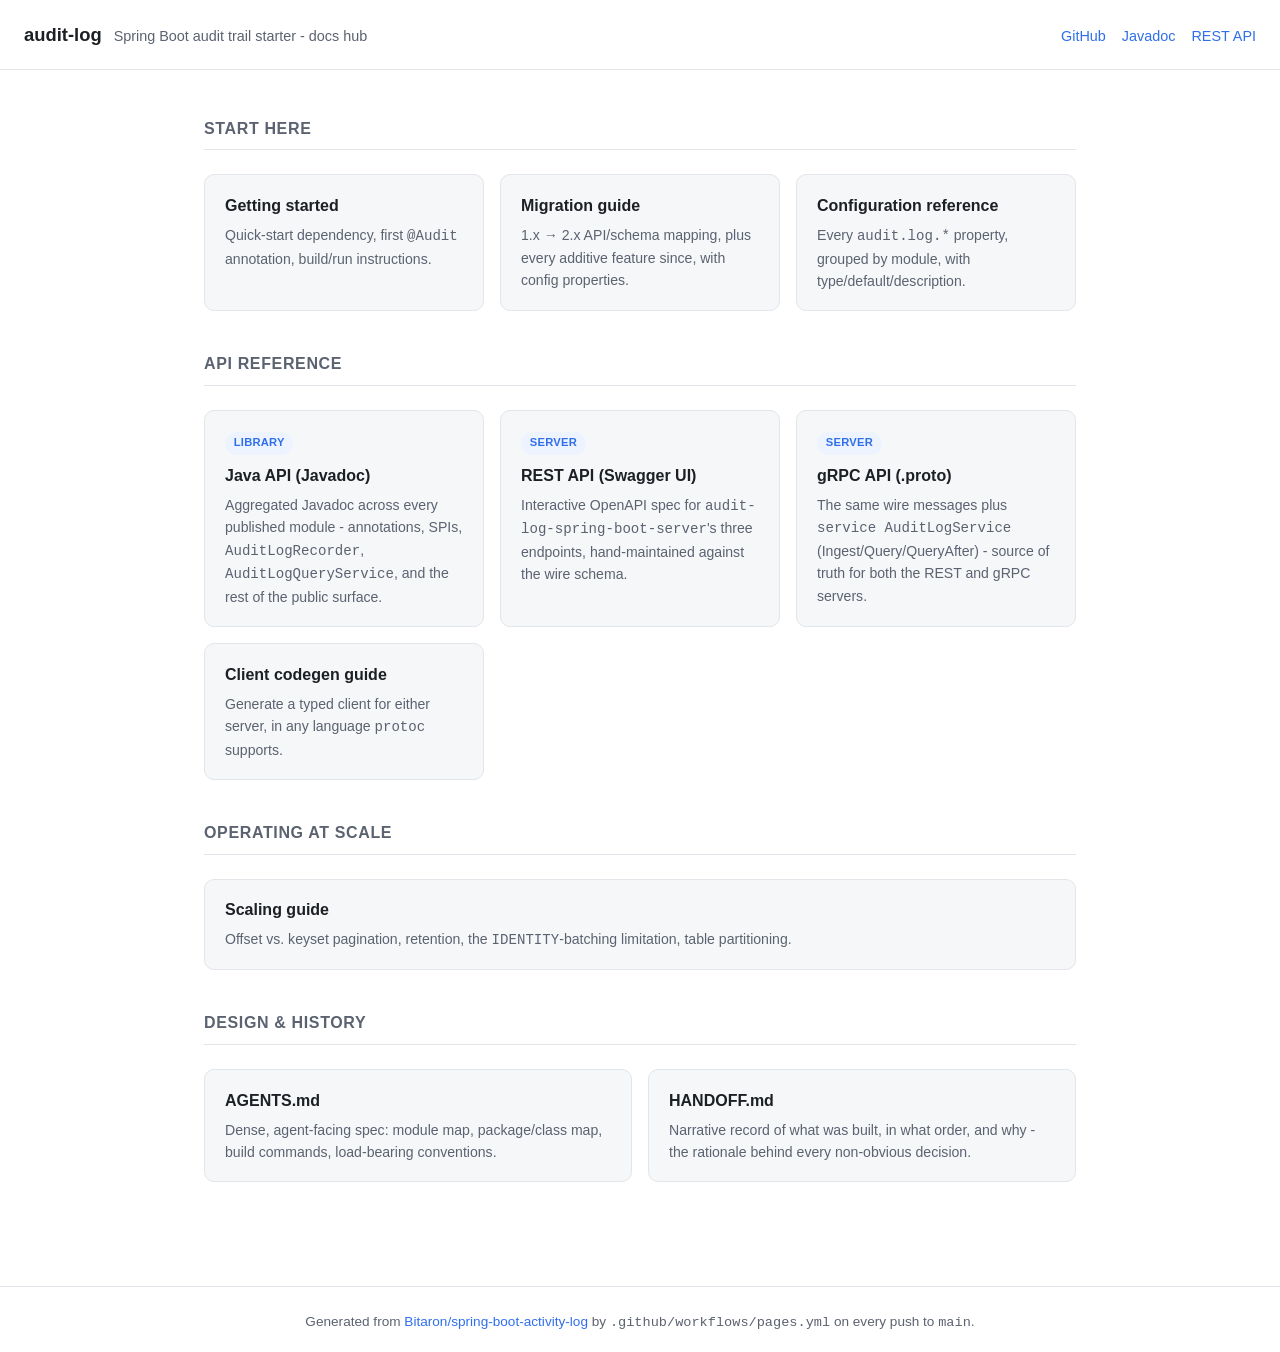
<file: .github/pages-site/index.html>
<!DOCTYPE html>
<html lang="en">
<head>
<meta charset="UTF-8">
<meta name="viewport" content="width=device-width, initial-scale=1">
<title>audit-log</title>
<link rel="stylesheet" href="style.css">
</head>
<body>
<header class="site-header">
    <span class="title">audit-log</span>
    <span class="subtitle">Spring Boot audit trail starter - docs hub</span>
    <nav>
        <a href="https://github.com/Bitaron/spring-boot-activity-log">GitHub</a>
        <a href="apidocs/index.html">Javadoc</a>
        <a href="swagger/index.html">REST API</a>
    </nav>
</header>
<main>
    <section class="section">
        <h2>Start here</h2>
        <div class="grid">
            <a class="card" href="docs.html?file=README.md">
                <div class="card-title">Getting started</div>
                <div class="card-desc">Quick-start dependency, first <code>@Audit</code> annotation, build/run instructions.</div>
            </a>
            <a class="card" href="docs.html?file=MIGRATION.md">
                <div class="card-title">Migration guide</div>
                <div class="card-desc">1.x &rarr; 2.x API/schema mapping, plus every additive feature since, with config properties.</div>
            </a>
            <a class="card" href="docs.html?file=docs%2FCONFIGURATION.md">
                <div class="card-title">Configuration reference</div>
                <div class="card-desc">Every <code>audit.log.*</code> property, grouped by module, with type/default/description.</div>
            </a>
        </div>
    </section>

    <section class="section">
        <h2>API reference</h2>
        <div class="grid">
            <a class="card" href="apidocs/index.html">
                <span class="badge">Library</span>
                <div class="card-title">Java API (Javadoc)</div>
                <div class="card-desc">Aggregated Javadoc across every published module - annotations, SPIs, <code>AuditLogRecorder</code>, <code>AuditLogQueryService</code>, and the rest of the public surface.</div>
            </a>
            <a class="card" href="swagger/index.html">
                <span class="badge">Server</span>
                <div class="card-title">REST API (Swagger UI)</div>
                <div class="card-desc">Interactive OpenAPI spec for <code>audit-log-spring-boot-server</code>'s three endpoints, hand-maintained against the wire schema.</div>
            </a>
            <a class="card" href="https://github.com/Bitaron/spring-boot-activity-log/blob/main/audit_log/audit-log-server-proto/src/main/proto/auditlog/v1/audit_event.proto">
                <span class="badge">Server</span>
                <div class="card-title">gRPC API (.proto)</div>
                <div class="card-desc">The same wire messages plus <code>service AuditLogService</code> (Ingest/Query/QueryAfter) - source of truth for both the REST and gRPC servers.</div>
            </a>
            <a class="card" href="docs.html?file=docs%2FCLIENT_CODEGEN.md">
                <div class="card-title">Client codegen guide</div>
                <div class="card-desc">Generate a typed client for either server, in any language <code>protoc</code> supports.</div>
            </a>
        </div>
    </section>

    <section class="section">
        <h2>Operating at scale</h2>
        <div class="grid">
            <a class="card" href="docs.html?file=docs%2FSCALING.md">
                <div class="card-title">Scaling guide</div>
                <div class="card-desc">Offset vs. keyset pagination, retention, the <code>IDENTITY</code>-batching limitation, table partitioning.</div>
            </a>
        </div>
    </section>

    <section class="section">
        <h2>Design &amp; history</h2>
        <div class="grid">
            <a class="card" href="docs.html?file=AGENTS.md">
                <div class="card-title">AGENTS.md</div>
                <div class="card-desc">Dense, agent-facing spec: module map, package/class map, build commands, load-bearing conventions.</div>
            </a>
            <a class="card" href="docs.html?file=HANDOFF.md">
                <div class="card-title">HANDOFF.md</div>
                <div class="card-desc">Narrative record of what was built, in what order, and why - the rationale behind every non-obvious decision.</div>
            </a>
        </div>
    </section>
</main>
<footer class="site-footer">
    Generated from <a href="https://github.com/Bitaron/spring-boot-activity-log">Bitaron/spring-boot-activity-log</a>
    by <code>.github/workflows/pages.yml</code> on every push to <code>main</code>.
</footer>
</body>
</html>
</file>
<file: .github/pages-site/style.css>
:root {
    --bg: #ffffff;
    --bg-alt: #f6f7f9;
    --text: #1c1f24;
    --text-muted: #5b6270;
    --border: #e2e5ea;
    --accent: #2f6feb;
    --accent-bg: #eef4ff;
    --code-bg: #f0f2f5;
}

@media (prefers-color-scheme: dark) {
    :root {
        --bg: #14161a;
        --bg-alt: #1b1e24;
        --text: #e7e9ec;
        --text-muted: #9aa1ac;
        --border: #2b2f36;
        --accent: #6ea1ff;
        --accent-bg: #1a2740;
        --code-bg: #1f232a;
    }
}

* { box-sizing: border-box; }

body {
    margin: 0;
    background: var(--bg);
    color: var(--text);
    font-family: -apple-system, BlinkMacSystemFont, "Segoe UI", Roboto, Helvetica, Arial, sans-serif;
    line-height: 1.6;
}

a { color: var(--accent); text-decoration: none; }
a:hover { text-decoration: underline; }

header.site-header {
    border-bottom: 1px solid var(--border);
    padding: 1.25rem 1.5rem;
    display: flex;
    align-items: baseline;
    gap: 0.75rem;
    flex-wrap: wrap;
}

header.site-header .title {
    font-size: 1.15rem;
    font-weight: 700;
}

header.site-header .subtitle {
    color: var(--text-muted);
    font-size: 0.9rem;
}

header.site-header nav {
    margin-left: auto;
    display: flex;
    gap: 1rem;
    font-size: 0.9rem;
}

main {
    max-width: 920px;
    margin: 0 auto;
    padding: 2rem 1.5rem 4rem;
}

.grid {
    display: grid;
    grid-template-columns: repeat(auto-fit, minmax(260px, 1fr));
    gap: 1rem;
    margin: 1.5rem 0 2.5rem;
}

.card {
    border: 1px solid var(--border);
    border-radius: 10px;
    padding: 1.1rem 1.25rem;
    background: var(--bg-alt);
    display: block;
}

.card:hover { border-color: var(--accent); text-decoration: none; }

.card .card-title {
    font-weight: 700;
    font-size: 1rem;
    color: var(--text);
    margin-bottom: 0.35rem;
}

.card .card-desc {
    color: var(--text-muted);
    font-size: 0.88rem;
}

.badge {
    display: inline-block;
    font-size: 0.7rem;
    font-weight: 700;
    letter-spacing: 0.02em;
    text-transform: uppercase;
    color: var(--accent);
    background: var(--accent-bg);
    border-radius: 999px;
    padding: 0.15rem 0.55rem;
    margin-bottom: 0.5rem;
}

section.section { margin-bottom: 2.5rem; }
section.section h2 {
    font-size: 1rem;
    text-transform: uppercase;
    letter-spacing: 0.04em;
    color: var(--text-muted);
    border-bottom: 1px solid var(--border);
    padding-bottom: 0.5rem;
}

footer.site-footer {
    border-top: 1px solid var(--border);
    color: var(--text-muted);
    font-size: 0.85rem;
    padding: 1.5rem;
    text-align: center;
}

/* Rendered-markdown viewer */
.markdown-body pre {
    background: var(--code-bg);
    padding: 0.9rem 1rem;
    border-radius: 8px;
    overflow-x: auto;
}

.markdown-body code {
    background: var(--code-bg);
    padding: 0.1rem 0.35rem;
    border-radius: 4px;
    font-size: 0.9em;
}

.markdown-body pre code { background: none; padding: 0; }

.markdown-body table {
    border-collapse: collapse;
    width: 100%;
    display: block;
    overflow-x: auto;
}

.markdown-body th, .markdown-body td {
    border: 1px solid var(--border);
    padding: 0.4rem 0.7rem;
    text-align: left;
}

.markdown-body th { background: var(--bg-alt); }

.markdown-body blockquote {
    border-left: 3px solid var(--border);
    margin-left: 0;
    padding-left: 1rem;
    color: var(--text-muted);
}

#doc-status {
    color: var(--text-muted);
    font-size: 0.9rem;
}
</file>
